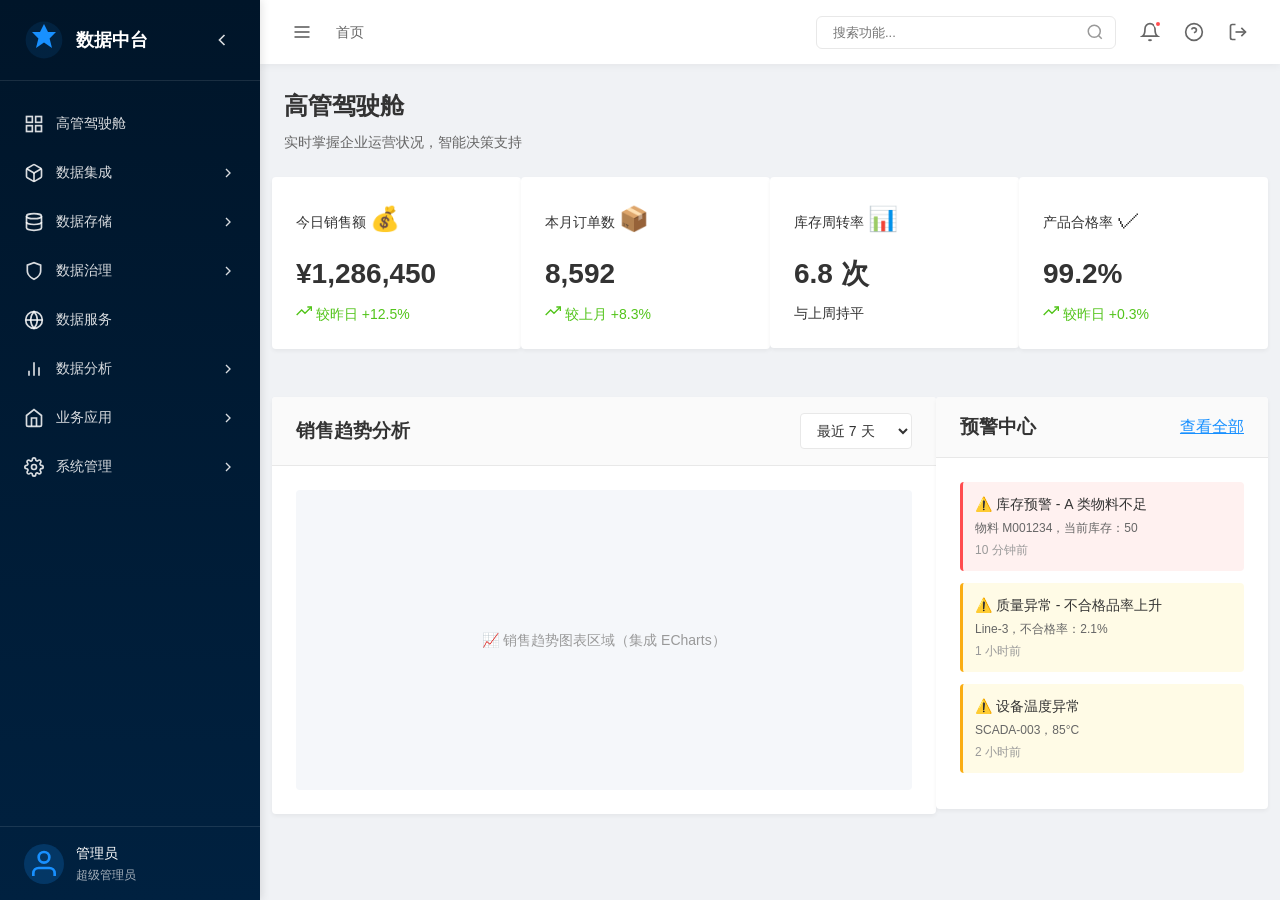
<file: index.html>
<!DOCTYPE html>
<html lang="zh-CN">
<head>
    <meta charset="UTF-8">
    <meta name="viewport" content="width=device-width, initial-scale=1.0">
    <title>数据中台管理系统</title>
    <link rel="stylesheet" href="css/common.css">
    <link rel="stylesheet" href="css/layout.css">
</head>
<body>
    <div class="layout-container">
        <!-- 侧边栏 -->
        <aside class="sidebar" id="sidebar">
            <div class="sidebar-header">
                <div class="logo">
                    <svg width="40" height="40" viewBox="0 0 50 50">
                        <circle cx="25" cy="25" r="23" fill="#1890ff" opacity="0.1"/>
                        <path d="M25 5 L30 15 L40 15 L32 23 L35 35 L25 28 L15 35 L18 23 L10 15 L20 15 Z" fill="#1890ff"/>
                    </svg>
                    <span class="logo-text">数据中台</span>
                </div>
                <button class="sidebar-toggle" id="sidebarToggle">
                    <svg width="20" height="20" viewBox="0 0 24 24" fill="none" stroke="currentColor" stroke-width="2">
                        <polyline points="15 18 9 12 15 6"></polyline>
                    </svg>
                </button>
            </div>
            
            <nav class="sidebar-nav" id="sidebarNav">
                <!-- 导航菜单将由 JavaScript 动态生成 -->
            </nav>
            
            <div class="sidebar-footer">
                <div class="user-info">
                    <div class="avatar">
                        <svg width="32" height="32" viewBox="0 0 24 24" fill="none" stroke="currentColor" stroke-width="2">
                            <path d="M20 21v-2a4 4 0 0 0-4-4H8a4 4 0 0 0-4 4v2"></path>
                            <circle cx="12" cy="7" r="4"></circle>
                        </svg>
                    </div>
                    <div class="user-details">
                        <div class="username" id="currentUsername">管理员</div>
                        <div class="role">超级管理员</div>
                    </div>
                </div>
            </div>
        </aside>
        
        <!-- 主内容区 -->
        <div class="main-wrapper">
            <!-- 顶部栏 -->
            <header class="topbar">
                <div class="topbar-left">
                    <button class="menu-btn" id="menuBtn">
                        <svg width="20" height="20" viewBox="0 0 24 24" fill="none" stroke="currentColor" stroke-width="2">
                            <line x1="3" y1="12" x2="21" y2="12"></line>
                            <line x1="3" y1="6" x2="21" y2="6"></line>
                            <line x1="3" y1="18" x2="21" y2="18"></line>
                        </svg>
                    </button>
                    <div class="breadcrumb" id="breadcrumb">
                        <span class="breadcrumb-item">首页</span>
                    </div>
                </div>
                
                <div class="topbar-right">
                    <div class="search-box">
                        <input type="text" placeholder="搜索功能...">
                        <svg width="18" height="18" viewBox="0 0 24 24" fill="none" stroke="currentColor" stroke-width="2">
                            <circle cx="11" cy="11" r="8"></circle>
                            <path d="m21 21-4.35-4.35"></path>
                        </svg>
                    </div>
                    
                    <div class="topbar-actions">
                        <button class="action-btn" title="消息通知">
                            <span class="badge-dot"></span>
                            <svg width="20" height="20" viewBox="0 0 24 24" fill="none" stroke="currentColor" stroke-width="2">
                                <path d="M18 8A6 6 0 0 0 6 8c0 7-3 9-3 9h18s-3-2-3-9"></path>
                                <path d="M13.73 21a2 2 0 0 1-3.46 0"></path>
                            </svg>
                        </button>
                        
                        <button class="action-btn" title="帮助">
                            <svg width="20" height="20" viewBox="0 0 24 24" fill="none" stroke="currentColor" stroke-width="2">
                                <circle cx="12" cy="12" r="10"></circle>
                                <path d="M9.09 9a3 3 0 0 1 5.83 1c0 2-3 3-3 3"></path>
                                <line x1="12" y1="17" x2="12.01" y2="17"></line>
                            </svg>
                        </button>
                        
                        <button class="action-btn logout-btn" id="logoutBtn" title="退出登录">
                            <svg width="20" height="20" viewBox="0 0 24 24" fill="none" stroke="currentColor" stroke-width="2">
                                <path d="M9 21H5a2 2 0 0 1-2-2V5a2 2 0 0 1 2-2h4"></path>
                                <polyline points="16 17 21 12 16 7"></polyline>
                                <line x1="21" y1="12" x2="9" y2="12"></line>
                            </svg>
                        </button>
                    </div>
                </div>
            </header>
            
            <!-- 内容区域 -->
            <main class="content" id="contentArea">
                <!-- 内容将由 JavaScript 动态加载 -->
            </main>
        </div>
    </div>
    
    <script src="js/menu-config.js"></script>
    <script src="js/layout.js"></script>
    <script src="js/pages.js"></script>
</body>
</html>
</file>
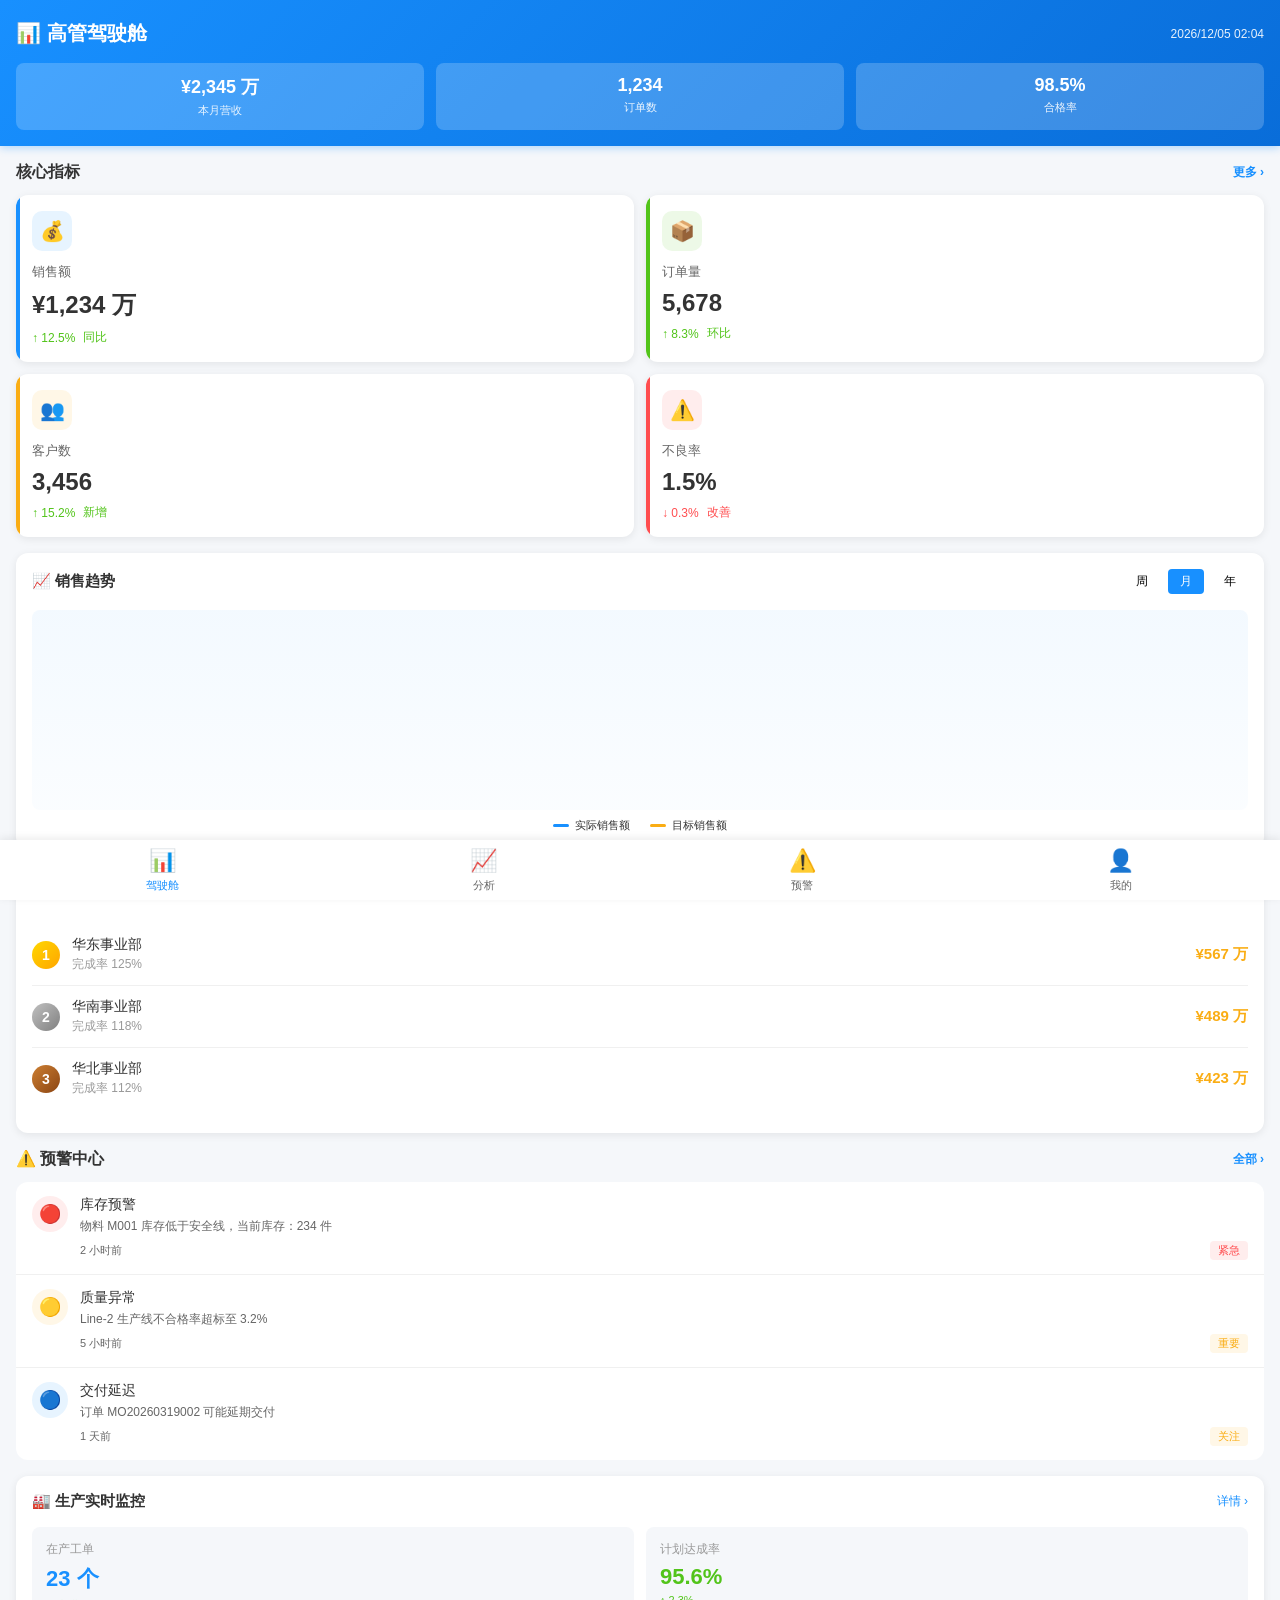
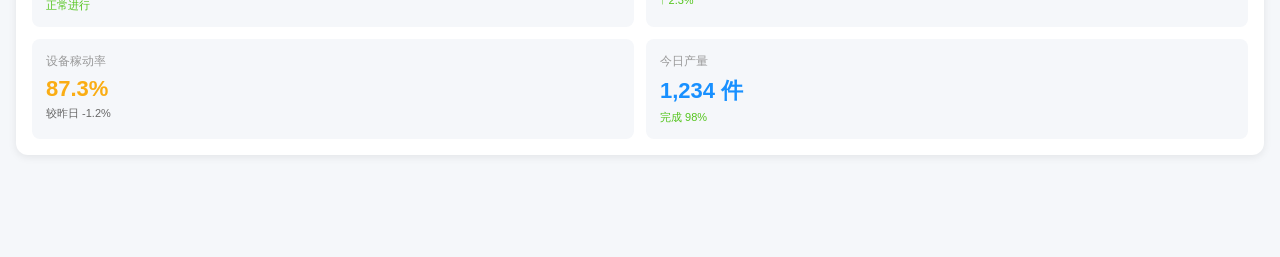
<file: dashboard-mobile.html>
<!DOCTYPE html>
<html lang="zh-CN">
<head>
    <meta charset="UTF-8">
    <meta name="viewport" content="width=device-width, initial-scale=1.0, maximum-scale=1.0, user-scalable=no">
    <title>高管驾驶舱 - 移动版</title>
    <style>
        * {
            margin: 0;
            padding: 0;
            box-sizing: border-box;
        }

        :root {
            --primary-color: #1890ff;
            --success-color: #52c41a;
            --warning-color: #faad14;
            --danger-color: #ff4d4f;
            --text-primary: #333;
            --text-secondary: #666;
            --bg-color: #f5f7fa;
            --card-bg: #ffffff;
            --border-radius: 12px;
        }

        body {
            font-family: -apple-system, BlinkMacSystemFont, 'Segoe UI', Roboto, 'Helvetica Neue', Arial, sans-serif;
            background: var(--bg-color);
            color: var(--text-primary);
            min-height: 100vh;
            padding-bottom: 70px;
        }

        /* 顶部导航栏 */
        .header {
            background: linear-gradient(135deg, #1890ff 0%, #096dd9 100%);
            color: white;
            padding: 20px 16px 16px;
            position: sticky;
            top: 0;
            z-index: 100;
            box-shadow: 0 2px 8px rgba(24, 144, 255, 0.3);
        }

        .header-top {
            display: flex;
            justify-content: space-between;
            align-items: center;
            margin-bottom: 16px;
        }

        .header-title {
            font-size: 20px;
            font-weight: 600;
        }

        .header-time {
            font-size: 12px;
            opacity: 0.9;
        }

        .header-stats {
            display: grid;
            grid-template-columns: repeat(3, 1fr);
            gap: 12px;
        }

        .mini-stat {
            background: rgba(255, 255, 255, 0.2);
            border-radius: 8px;
            padding: 12px;
            text-align: center;
        }

        .mini-stat-value {
            font-size: 18px;
            font-weight: 600;
            margin-bottom: 4px;
        }

        .mini-stat-label {
            font-size: 11px;
            opacity: 0.9;
        }

        /* 内容区域 */
        .content {
            padding: 16px;
        }

        /* KPI 卡片组 */
        .kpi-section {
            margin-bottom: 16px;
        }

        .section-title {
            font-size: 16px;
            font-weight: 600;
            margin-bottom: 12px;
            display: flex;
            align-items: center;
            justify-content: space-between;
        }

        .section-more {
            font-size: 12px;
            color: var(--primary-color);
        }

        .kpi-grid {
            display: grid;
            grid-template-columns: repeat(2, 1fr);
            gap: 12px;
        }

        .kpi-card {
            background: var(--card-bg);
            border-radius: var(--border-radius);
            padding: 16px;
            box-shadow: 0 2px 8px rgba(0, 0, 0, 0.08);
            position: relative;
            overflow: hidden;
        }

        .kpi-card::before {
            content: '';
            position: absolute;
            top: 0;
            left: 0;
            width: 4px;
            height: 100%;
            background: var(--card-border);
        }

        .kpi-card.blue::before { background: var(--primary-color); }
        .kpi-card.green::before { background: var(--success-color); }
        .kpi-card.orange::before { background: var(--warning-color); }
        .kpi-card.red::before { background: var(--danger-color); }

        .kpi-icon {
            width: 40px;
            height: 40px;
            border-radius: 10px;
            display: flex;
            align-items: center;
            justify-content: center;
            font-size: 20px;
            margin-bottom: 12px;
        }

        .kpi-card.blue .kpi-icon { background: rgba(24, 144, 255, 0.1); }
        .kpi-card.green .kpi-icon { background: rgba(82, 196, 26, 0.1); }
        .kpi-card.orange .kpi-icon { background: rgba(250, 173, 20, 0.1); }
        .kpi-card.red .kpi-icon { background: rgba(255, 77, 79, 0.1); }

        .kpi-label {
            font-size: 13px;
            color: var(--text-secondary);
            margin-bottom: 8px;
        }

        .kpi-value {
            font-size: 24px;
            font-weight: 700;
            margin-bottom: 8px;
        }

        .kpi-trend {
            display: flex;
            align-items: center;
            font-size: 12px;
            gap: 8px;
        }

        .trend-up { color: var(--success-color); }
        .trend-down { color: var(--danger-color); }

        /* 图表卡片 */
        .chart-card {
            background: var(--card-bg);
            border-radius: var(--border-radius);
            padding: 16px;
            margin-bottom: 16px;
            box-shadow: 0 2px 8px rgba(0, 0, 0, 0.08);
        }

        .chart-header {
            display: flex;
            justify-content: space-between;
            align-items: center;
            margin-bottom: 16px;
        }

        .chart-title {
            font-size: 15px;
            font-weight: 600;
        }

        .chart-period {
            display: flex;
            gap: 8px;
        }

        .period-btn {
            padding: 4px 12px;
            border-radius: 4px;
            font-size: 12px;
            border: 1px solid var(--border-color);
            background: white;
        }

        .period-btn.active {
            background: var(--primary-color);
            color: white;
            border-color: var(--primary-color);
        }

        .chart-placeholder {
            height: 200px;
            background: linear-gradient(180deg, rgba(24, 144, 255, 0.05) 0%, rgba(24, 144, 255, 0.02) 100%);
            border-radius: 8px;
            display: flex;
            align-items: center;
            justify-content: center;
            color: var(--text-secondary);
            font-size: 13px;
        }
        
        #salesChart {
            width: 100%;
            height: 200px;
            position: relative;
            background: linear-gradient(180deg, rgba(24, 144, 255, 0.05) 0%, rgba(24, 144, 255, 0.02) 100%);
            border-radius: 8px;
            overflow: hidden;
        }
        
        /* 图表网格线 */
        .chart-grid {
            position: absolute;
            left: 40px;
            right: 10px;
            top: 20px;
            bottom: 30px;
        }
        
        .grid-line {
            position: absolute;
            width: 100%;
            height: 1px;
            background: #e8e8e8;
            border-top: 1px dashed #d9d9d9;
        }
        
        /* Y 轴标签 */
        .y-axis-label {
            position: absolute;
            left: 5px;
            font-size: 10px;
            color: #999;
            transform: translateY(-50%);
        }
        
        /* X 轴标签 */
        .x-axis-label {
            position: absolute;
            bottom: 5px;
            font-size: 9px;
            color: #666;
            transform: translateX(-50%);
            white-space: nowrap;
        }
        
        /* 折线路径 */
        .line-path {
            fill: none;
            stroke-width: 2;
            stroke-linecap: round;
            stroke-linejoin: round;
        }
        
        .line-actual {
            stroke: #1890ff;
            stroke-width: 3;
        }
        
        .line-target {
            stroke: #faad14;
            stroke-width: 2;
            stroke-dasharray: 4,3;
        }
        
        /* 面积填充 */
        .area-fill {
            fill: url(#areaGradient);
            opacity: 0.6;
        }
        
        /* 数据点 */
        .data-point {
            fill: #1890ff;
            stroke: #fff;
            stroke-width: 2;
            cursor: pointer;
        }
        
        .data-point:hover {
            r: 6;
        }
        
        /* 图例 */
        .legend {
            display: flex;
            justify-content: center;
            gap: 20px;
            margin-top: 8px;
            font-size: 11px;
        }
        
        .legend-item {
            display: flex;
            align-items: center;
            gap: 6px;
        }
        
        .legend-icon {
            width: 16px;
            height: 3px;
            border-radius: 2px;
        }
        
        .legend-icon.actual {
            background: #1890ff;
        }
        
        .legend-icon.target {
            background: #faad14;
            border-top: 2px dashed #faad14;
        }

        /* 预警中心 */
        .alert-section {
            margin-bottom: 16px;
        }

        .alert-list {
            background: var(--card-bg);
            border-radius: var(--border-radius);
            overflow: hidden;
        }

        .alert-item {
            padding: 14px 16px;
            border-bottom: 1px solid #f0f0f0;
            display: flex;
            gap: 12px;
        }

        .alert-item:last-child {
            border-bottom: none;
        }

        .alert-icon {
            width: 36px;
            height: 36px;
            border-radius: 50%;
            display: flex;
            align-items: center;
            justify-content: center;
            flex-shrink: 0;
            font-size: 18px;
        }

        .alert-high { background: rgba(255, 77, 79, 0.1); }
        .alert-medium { background: rgba(250, 173, 20, 0.1); }
        .alert-low { background: rgba(24, 144, 255, 0.1); }

        .alert-content {
            flex: 1;
        }

        .alert-title {
            font-size: 14px;
            font-weight: 500;
            margin-bottom: 4px;
        }

        .alert-desc {
            font-size: 12px;
            color: var(--text-secondary);
            margin-bottom: 6px;
        }

        .alert-meta {
            display: flex;
            justify-content: space-between;
            align-items: center;
            font-size: 11px;
            color: var(--text-secondary);
        }

        .alert-tag {
            padding: 2px 8px;
            border-radius: 4px;
            font-size: 11px;
        }

        .tag-high { background: rgba(255, 77, 79, 0.1); color: var(--danger-color); }
        .tag-medium { background: rgba(250, 173, 20, 0.1); color: var(--warning-color); }

        /* 底部导航栏 */
        .tab-bar {
            position: fixed;
            bottom: 0;
            left: 0;
            right: 0;
            height: 60px;
            background: white;
            display: flex;
            justify-content: space-around;
            align-items: center;
            box-shadow: 0 -2px 8px rgba(0, 0, 0, 0.08);
            z-index: 100;
        }

        .tab-item {
            display: flex;
            flex-direction: column;
            align-items: center;
            gap: 4px;
            color: var(--text-secondary);
            font-size: 11px;
            padding: 8px 16px;
            cursor: pointer;
            transition: all 0.3s;
        }

        .tab-item.active {
            color: var(--primary-color);
        }

        .tab-icon {
            font-size: 22px;
        }

        /* 下拉刷新 */
        .pull-refresh {
            text-align: center;
            padding: 16px;
            color: var(--text-secondary);
            font-size: 13px;
        }

        /* 动画 */
        @keyframes slideUp {
            from {
                opacity: 0;
                transform: translateY(20px);
            }
            to {
                opacity: 1;
                transform: translateY(0);
            }
        }

        .animate-up {
            animation: slideUp 0.4s ease-out;
        }

        /* 响应式优化 */
        @media (max-width: 375px) {
            .kpi-value {
                font-size: 20px;
            }
            
            .mini-stat-value {
                font-size: 16px;
            }
        }
    </style>
</head>
<body>
    <!-- 顶部导航 -->
    <header class="header">
        <div class="header-top">
            <div class="header-title">📊 高管驾驶舱</div>
            <div class="header-time" id="currentTime">2026-03-19 14:30</div>
        </div>
        
        <div class="header-stats">
            <div class="mini-stat">
                <div class="mini-stat-value">¥2,345 万</div>
                <div class="mini-stat-label">本月营收</div>
            </div>
            <div class="mini-stat">
                <div class="mini-stat-value">1,234</div>
                <div class="mini-stat-label">订单数</div>
            </div>
            <div class="mini-stat">
                <div class="mini-stat-value">98.5%</div>
                <div class="mini-stat-label">合格率</div>
            </div>
        </div>
    </header>

    <!-- 主内容区 -->
    <main class="content">
        <!-- KPI 指标 -->
        <section class="kpi-section animate-up">
            <div class="section-title">
                <span>核心指标</span>
                <span class="section-more">更多 ›</span>
            </div>
            
            <div class="kpi-grid">
                <div class="kpi-card blue">
                    <div class="kpi-icon">💰</div>
                    <div class="kpi-label">销售额</div>
                    <div class="kpi-value">¥1,234 万</div>
                    <div class="kpi-trend trend-up">
                        <span>↑ 12.5%</span>
                        <span>同比</span>
                    </div>
                </div>
                
                <div class="kpi-card green">
                    <div class="kpi-icon">📦</div>
                    <div class="kpi-label">订单量</div>
                    <div class="kpi-value">5,678</div>
                    <div class="kpi-trend trend-up">
                        <span>↑ 8.3%</span>
                        <span>环比</span>
                    </div>
                </div>
                
                <div class="kpi-card orange">
                    <div class="kpi-icon">👥</div>
                    <div class="kpi-label">客户数</div>
                    <div class="kpi-value">3,456</div>
                    <div class="kpi-trend trend-up">
                        <span>↑ 15.2%</span>
                        <span>新增</span>
                    </div>
                </div>
                
                <div class="kpi-card red">
                    <div class="kpi-icon">⚠️</div>
                    <div class="kpi-label">不良率</div>
                    <div class="kpi-value">1.5%</div>
                    <div class="kpi-trend trend-down">
                        <span>↓ 0.3%</span>
                        <span>改善</span>
                    </div>
                </div>
            </div>
        </section>

        <!-- 销售趋势图 -->
        <section class="chart-card animate-up" style="animation-delay: 0.1s;">
            <div class="chart-header">
                <div class="chart-title">📈 销售趋势</div>
                <div class="chart-period">
                    <button class="period-btn" onclick="updatePeriod('week')">周</button>
                    <button class="period-btn active" onclick="updatePeriod('month')">月</button>
                    <button class="period-btn" onclick="updatePeriod('year')">年</button>
                </div>
            </div>
            <div id="salesChart">
                <!-- SVG 图表将在这里动态生成 -->
            </div>
            <div class="legend">
                <div class="legend-item">
                    <div class="legend-icon actual"></div>
                    <span>实际销售额</span>
                </div>
                <div class="legend-item">
                    <div class="legend-icon target"></div>
                    <span>目标销售额</span>
                </div>
            </div>
        </section>

        <!-- 部门业绩排行 -->
        <section class="chart-card animate-up" style="animation-delay: 0.2s;">
            <div class="chart-header">
                <div class="chart-title">🏆 部门业绩排行</div>
                <span class="section-more">详情 ›</span>
            </div>
            <div style="padding: 8px 0;">
                <div style="display: flex; align-items: center; padding: 12px 0; border-bottom: 1px solid #f0f0f0;">
                    <div style="width: 28px; height: 28px; background: linear-gradient(135deg, #FFD700, #FFA500); border-radius: 50%; color: white; display: flex; align-items: center; justify-content: center; font-weight: 600; margin-right: 12px; font-size: 14px;">1</div>
                    <div style="flex: 1;">
                        <div style="font-weight: 500; font-size: 14px;">华东事业部</div>
                        <div style="font-size: 12px; color: #999; margin-top: 2px;">完成率 125%</div>
                    </div>
                    <div style="font-weight: 600; color: #faad14; font-size: 15px;">¥567 万</div>
                </div>
                <div style="display: flex; align-items: center; padding: 12px 0; border-bottom: 1px solid #f0f0f0;">
                    <div style="width: 28px; height: 28px; background: linear-gradient(135deg, #C0C0C0, #808080); border-radius: 50%; color: white; display: flex; align-items: center; justify-content: center; font-weight: 600; margin-right: 12px; font-size: 14px;">2</div>
                    <div style="flex: 1;">
                        <div style="font-weight: 500; font-size: 14px;">华南事业部</div>
                        <div style="font-size: 12px; color: #999; margin-top: 2px;">完成率 118%</div>
                    </div>
                    <div style="font-weight: 600; color: #faad14; font-size: 15px;">¥489 万</div>
                </div>
                <div style="display: flex; align-items: center; padding: 12px 0;">
                    <div style="width: 28px; height: 28px; background: linear-gradient(135deg, #CD7F32, #8B4513); border-radius: 50%; color: white; display: flex; align-items: center; justify-content: center; font-weight: 600; margin-right: 12px; font-size: 14px;">3</div>
                    <div style="flex: 1;">
                        <div style="font-weight: 500; font-size: 14px;">华北事业部</div>
                        <div style="font-size: 12px; color: #999; margin-top: 2px;">完成率 112%</div>
                    </div>
                    <div style="font-weight: 600; color: #faad14; font-size: 15px;">¥423 万</div>
                </div>
            </div>
        </section>

        <!-- 预警中心 -->
        <section class="alert-section animate-up" style="animation-delay: 0.3s;">
            <div class="section-title">
                <span>⚠️ 预警中心</span>
                <span class="section-more">全部 ›</span>
            </div>
            
            <div class="alert-list">
                <div class="alert-item">
                    <div class="alert-icon alert-high">🔴</div>
                    <div class="alert-content">
                        <div class="alert-title">库存预警</div>
                        <div class="alert-desc">物料 M001 库存低于安全线，当前库存：234 件</div>
                        <div class="alert-meta">
                            <span>2 小时前</span>
                            <span class="alert-tag tag-high">紧急</span>
                        </div>
                    </div>
                </div>
                
                <div class="alert-item">
                    <div class="alert-icon alert-medium">🟡</div>
                    <div class="alert-content">
                        <div class="alert-title">质量异常</div>
                        <div class="alert-desc">Line-2 生产线不合格率超标至 3.2%</div>
                        <div class="alert-meta">
                            <span>5 小时前</span>
                            <span class="alert-tag tag-medium">重要</span>
                        </div>
                    </div>
                </div>
                
                <div class="alert-item">
                    <div class="alert-icon alert-low">🔵</div>
                    <div class="alert-content">
                        <div class="alert-title">交付延迟</div>
                        <div class="alert-desc">订单 MO20260319002 可能延期交付</div>
                        <div class="alert-meta">
                            <span>1 天前</span>
                            <span class="alert-tag tag-medium">关注</span>
                        </div>
                    </div>
                </div>
            </div>
        </section>

        <!-- 生产监控 -->
        <section class="chart-card animate-up" style="animation-delay: 0.4s;">
            <div class="chart-header">
                <div class="chart-title">🏭 生产实时监控</div>
                <span class="section-more">详情 ›</span>
            </div>
            <div style="display: grid; grid-template-columns: repeat(2, 1fr); gap: 12px;">
                <div style="padding: 14px; background: #f5f7fa; border-radius: 8px;">
                    <div style="font-size: 12px; color: #999; margin-bottom: 6px;">在产工单</div>
                    <div style="font-size: 22px; font-weight: 600; color: var(--primary-color);">23 个</div>
                    <div style="font-size: 11px; color: var(--success-color); margin-top: 4px;">正常进行</div>
                </div>
                <div style="padding: 14px; background: #f5f7fa; border-radius: 8px;">
                    <div style="font-size: 12px; color: #999; margin-bottom: 6px;">计划达成率</div>
                    <div style="font-size: 22px; font-weight: 600; color: var(--success-color);">95.6%</div>
                    <div style="font-size: 11px; color: var(--success-color); margin-top: 4px;">↑ 2.3%</div>
                </div>
                <div style="padding: 14px; background: #f5f7fa; border-radius: 8px;">
                    <div style="font-size: 12px; color: #999; margin-bottom: 6px;">设备稼动率</div>
                    <div style="font-size: 22px; font-weight: 600; color: var(--warning-color);">87.3%</div>
                    <div style="font-size: 11px; color: var(--text-secondary); margin-top: 4px;">较昨日 -1.2%</div>
                </div>
                <div style="padding: 14px; background: #f5f7fa; border-radius: 8px;">
                    <div style="font-size: 12px; color: #999; margin-bottom: 6px;">今日产量</div>
                    <div style="font-size: 22px; font-weight: 600; color: var(--primary-color);">1,234 件</div>
                    <div style="font-size: 11px; color: var(--success-color); margin-top: 4px;">完成 98%</div>
                </div>
            </div>
        </section>
    </main>

    <!-- 底部导航栏 -->
    <nav class="tab-bar">
        <div class="tab-item active">
            <div class="tab-icon">📊</div>
            <div>驾驶舱</div>
        </div>
        <div class="tab-item">
            <div class="tab-icon">📈</div>
            <div>分析</div>
        </div>
        <div class="tab-item">
            <div class="tab-icon">⚠️</div>
            <div>预警</div>
        </div>
        <div class="tab-item">
            <div class="tab-icon">👤</div>
            <div>我的</div>
        </div>
    </nav>

    <script>
        // 更新时间
        function updateTime() {
            const now = new Date();
            const timeStr = now.toLocaleString('zh-CN', {
                year: 'numeric',
                month: '2-digit',
                day: '2-digit',
                hour: '2-digit',
                minute: '2-digit'
            });
            document.getElementById('currentTime').textContent = timeStr;
        }
        
        updateTime();
        setInterval(updateTime, 60000); // 每分钟更新
        
        // 模拟下拉刷新
        let startY = 0;
        let isPulling = false;
        
        document.addEventListener('touchstart', (e) => {
            if (window.scrollY === 0) {
                startY = e.touches[0].pageY;
                isPulling = true;
            }
        });
        
        document.addEventListener('touchmove', (e) => {
            if (isPulling) {
                const currentY = e.touches[0].pageY;
                const diff = currentY - startY;
                if (diff > 80) {
                    console.log('触发刷新');
                    isPulling = false;
                    // 这里可以添加刷新逻辑
                }
            }
        });
        
        // Tab 切换
        const tabItems = document.querySelectorAll('.tab-item');
        tabItems.forEach((item, index) => {
            item.addEventListener('click', () => {
                tabItems.forEach(t => t.classList.remove('active'));
                item.classList.add('active');
            });
        });
        
        // 周期切换
        const periodBtns = document.querySelectorAll('.period-btn');
        periodBtns.forEach(btn => {
            btn.addEventListener('click', () => {
                periodBtns.forEach(b => b.classList.remove('active'));
                btn.classList.add('active');
            });
        });
        
        // 生成 SVG 折线图
        function createChart(data, period) {
            const chartContainer = document.getElementById('salesChart');
            const width = chartContainer.clientWidth || 340;
            const height = 200;
            const padding = { top: 20, right: 10, bottom: 30, left: 40 };
            const chartWidth = width - padding.left - padding.right;
            const chartHeight = height - padding.top - padding.bottom;
            
            // 计算最大值和最小值
            const allValues = [...data.sales, ...data.target];
            const maxValue = Math.max(...allValues);
            const minValue = Math.min(...allValues);
            const valueRange = maxValue - minValue;
            
            // Y 轴刻度（5 个）
            const ySteps = 5;
            const yStepValue = Math.ceil(valueRange / ySteps);
            const yLabels = [];
            for (let i = 0; i <= ySteps; i++) {
                yLabels.push(Math.round(minValue + yStepValue * i));
            }
            
            // 生成网格线
            let gridLines = '';
            yLabels.forEach((label, index) => {
                const y = padding.top + chartHeight - (index / ySteps) * chartHeight;
                gridLines += `<div class="grid-line" style="top: ${y}px;"></div>`;
                gridLines += `<div class="y-axis-label" style="top: ${y}px;">${label}</div>`;
            });
            
            // 生成 X 轴标签
            let xLabels = '';
            const xStep = chartWidth / (data.categories.length - 1);
            data.categories.forEach((cat, index) => {
                const x = padding.left + index * xStep;
                const displayLabel = period === 'week' ? cat.replace('周', '') : 
                                   period === 'month' ? cat.replace('月', '') : cat;
                xLabels += `<div class="x-axis-label" style="left: ${x}px;">${displayLabel}</div>`;
            });
            
            // 生成实际销售线路径
            let actualPath = `M ${padding.left} ${padding.top + chartHeight}`;
            let areaPath = `M ${padding.left} ${padding.top + chartHeight}`;
            const actualPoints = [];
            
            data.sales.forEach((value, index) => {
                const x = padding.left + (index / (data.categories.length - 1)) * chartWidth;
                const y = padding.top + chartHeight - ((value - minValue) / valueRange) * chartHeight;
                actualPath += ` L ${x} ${y}`;
                areaPath += ` L ${x} ${y}`;
                actualPoints.push({ x, y, value });
            });
            areaPath += ` L ${padding.left + chartWidth} ${padding.top + chartHeight} Z`;
            
            // 生成目标销售线路路径
            let targetPath = `M ${padding.left} ${padding.top + chartHeight}`;
            data.target.forEach((value, index) => {
                const x = padding.left + (index / (data.categories.length - 1)) * chartWidth;
                const y = padding.top + chartHeight - ((value - minValue) / valueRange) * chartHeight;
                targetPath += ` L ${x} ${y}`;
            });
            
            // 生成数据点
            let dataPoints = '';
            actualPoints.forEach((point, index) => {
                dataPoints += `<circle class="data-point" cx="${point.x}" cy="${point.y}" r="4" 
                    onmouseover="showTooltip(event, '${data.categories[index]}', ${point.value})"
                    onmouseout="hideTooltip()"/>`;
            });
            
            // 组装 SVG
            const svg = `
                <svg width="${width}" height="${height}" style="position: absolute; left: 0; top: 0;">
                    <defs>
                        <linearGradient id="areaGradient" x1="0%" y1="0%" x2="0%" y2="100%">
                            <stop offset="0%" style="stop-color:#1890ff;stop-opacity:0.3" />
                            <stop offset="100%" style="stop-color:#1890ff;stop-opacity:0.05" />
                        </linearGradient>
                    </defs>
                    <path class="line-path line-target" d="${targetPath}"/>
                    <path class="area-fill" d="${areaPath}"/>
                    <path class="line-path line-actual" d="${actualPath}"/>
                    ${dataPoints}
                </svg>
            `;
            
            // 提示框
            const tooltip = `
                <div id="chartTooltip" style="position: absolute; background: white; border: 1px solid #e0e0e0; 
                    border-radius: 6px; padding: 8px 12px; font-size: 12px; box-shadow: 0 2px 8px rgba(0,0,0,0.15); 
                    pointer-events: none; display: none; z-index: 1000;">
                </div>
            `;
            
            chartContainer.innerHTML = gridLines + xLabels + svg + tooltip;
        }
        
        // 显示提示框
        function showTooltip(event, category, value) {
            const tooltip = document.getElementById('chartTooltip');
            const rect = event.target.getBoundingClientRect();
            const containerRect = document.getElementById('salesChart').getBoundingClientRect();
            
            // 查找对应的目标值
            const currentIndex = monthData.categories.indexOf(category);
            const targetValue = currentData.target[currentIndex];
            const completionRate = ((value / targetValue) * 100).toFixed(1);
            const isAchieved = value >= targetValue;
            
            tooltip.innerHTML = `
                <div style="font-weight: 600; margin-bottom: 6px; color: #333;">${category}</div>
                <div style="margin-bottom: 4px;"><span style="color: #1890ff;">●</span> 实际：¥${value}万</div>
                <div style="margin-bottom: 6px;"><span style="color: #faad14;">●</span> 目标：¥${targetValue}万</div>
                <div style="padding-top: 6px; border-top: 1px solid #f0f0f0; font-size: 11px;">
                    完成率：<span style="color: ${isAchieved ? '#52c41a' : '#faad14'}; font-weight: 600;">${completionRate}%</span>
                </div>
            `;
            
            tooltip.style.display = 'block';
            tooltip.style.left = (rect.left - containerRect.left + 10) + 'px';
            tooltip.style.top = (rect.top - containerRect.top - 10) + 'px';
        }
        
        // 隐藏提示框
        function hideTooltip() {
            const tooltip = document.getElementById('chartTooltip');
            if (tooltip) {
                tooltip.style.display = 'none';
            }
        }
        
        // 当前数据
        let currentData = monthData;
        
        // 更新周期函数
        function updatePeriod(period) {
            // 更新按钮状态
            periodBtns.forEach(btn => btn.classList.remove('active'));
            event.target.classList.add('active');
            
            if (period === 'week') {
                currentData = weekData;
            } else if (period === 'month') {
                currentData = monthData;
            } else if (period === 'year') {
                currentData = yearData;
            }
            
            createChart(currentData, period);
        }
        
        // 初始化图表
        setTimeout(() => {
            createChart(monthData, 'month');
        }, 100);
        
        // 窗口大小改变时重新渲染图表
        window.addEventListener('resize', function() {
            setTimeout(() => {
                createChart(currentData, 
                    document.querySelector('.period-btn.active').onclick.toString().match(/'\w+'/)[0].replace(/'/g, ''));
            }, 100);
        });
    </script>
</body>
</html>
</file>
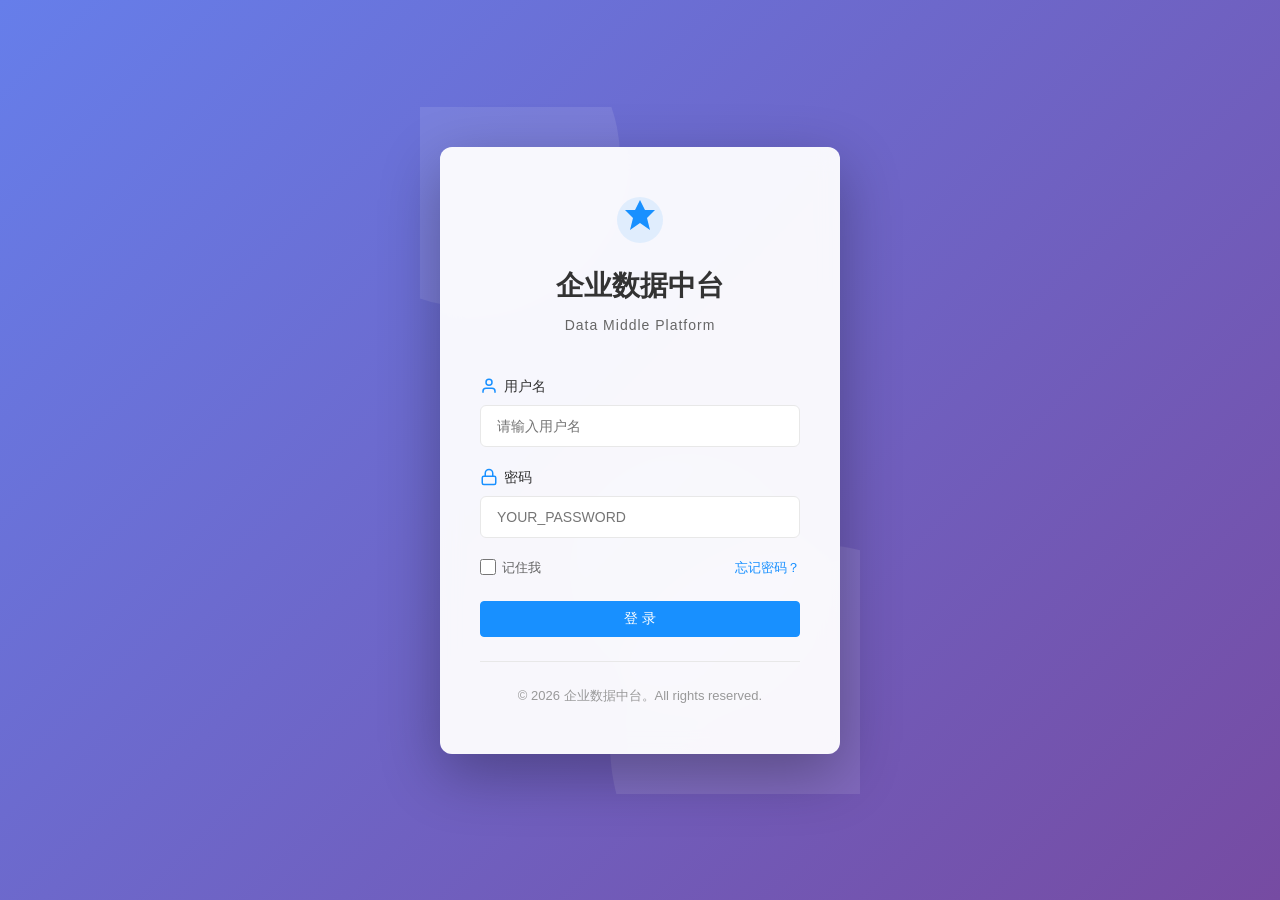
<file: login.html>
<!DOCTYPE html>
<html lang="zh-CN">
<head>
    <meta charset="UTF-8">
    <meta name="viewport" content="width=device-width, initial-scale=1.0">
    <title>数据中台 - 登录</title>
    <link rel="stylesheet" href="css/common.css">
    <link rel="stylesheet" href="css/login.css">
</head>
<body class="login-page">
    <div class="login-container">
        <div class="login-box">
            <div class="login-header">
                <div class="logo">
                    <svg width="50" height="50" viewBox="0 0 50 50">
                        <circle cx="25" cy="25" r="23" fill="#1890ff" opacity="0.1"/>
                        <path d="M25 5 L30 15 L40 15 L32 23 L35 35 L25 28 L15 35 L18 23 L10 15 L20 15 Z" fill="#1890ff"/>
                    </svg>
                </div>
                <h1 class="login-title">企业数据中台</h1>
                <p class="login-subtitle">Data Middle Platform</p>
            </div>
            
            <form class="login-form" id="loginForm">
                <div class="form-group">
                    <label for="username">
                        <svg class="icon" width="18" height="18" viewBox="0 0 24 24" fill="none" stroke="currentColor" stroke-width="2">
                            <path d="M20 21v-2a4 4 0 0 0-4-4H8a4 4 0 0 0-4 4v2"></path>
                            <circle cx="12" cy="7" r="4"></circle>
                        </svg>
                        用户名
                    </label>
                    <input type="text" id="username" name="username" placeholder="请输入用户名" required autocomplete="off">
                </div>
                
                <div class="form-group">
                    <label for="password">
                        <svg class="icon" width="18" height="18" viewBox="0 0 24 24" fill="none" stroke="currentColor" stroke-width="2">
                            <rect x="3" y="11" width="18" height="11" rx="2" ry="2"></rect>
                            <path d="M7 11V7a5 5 0 0 1 10 0v4"></path>
                        </svg>
                        密码
                    </label>
                    <input type="password" id="YOUR_PASSWORD" name="password" placeholder="YOUR_PASSWORD" required>
                </div>
                
                <div class="form-options">
                    <label class="checkbox-label">
                        <input type="checkbox" id="remember">
                        <span>记住我</span>
                    </label>
                    <a href="#" class="forgot-link">忘记密码？</a>
                </div>
                
                <button type="submit" class="btn btn-primary btn-block">
                    <span>登 录</span>
                </button>
            </form>
            
            <div class="login-footer">
                <p>&copy; 2026 企业数据中台。All rights reserved.</p>
            </div>
        </div>
        
        <div class="login-background">
            <div class="bg-circle bg-circle-1"></div>
            <div class="bg-circle bg-circle-2"></div>
            <div class="bg-circle bg-circle-3"></div>
        </div>
    </div>
    
    <script src="js/login.js"></script>
</body>
</html>
</file>
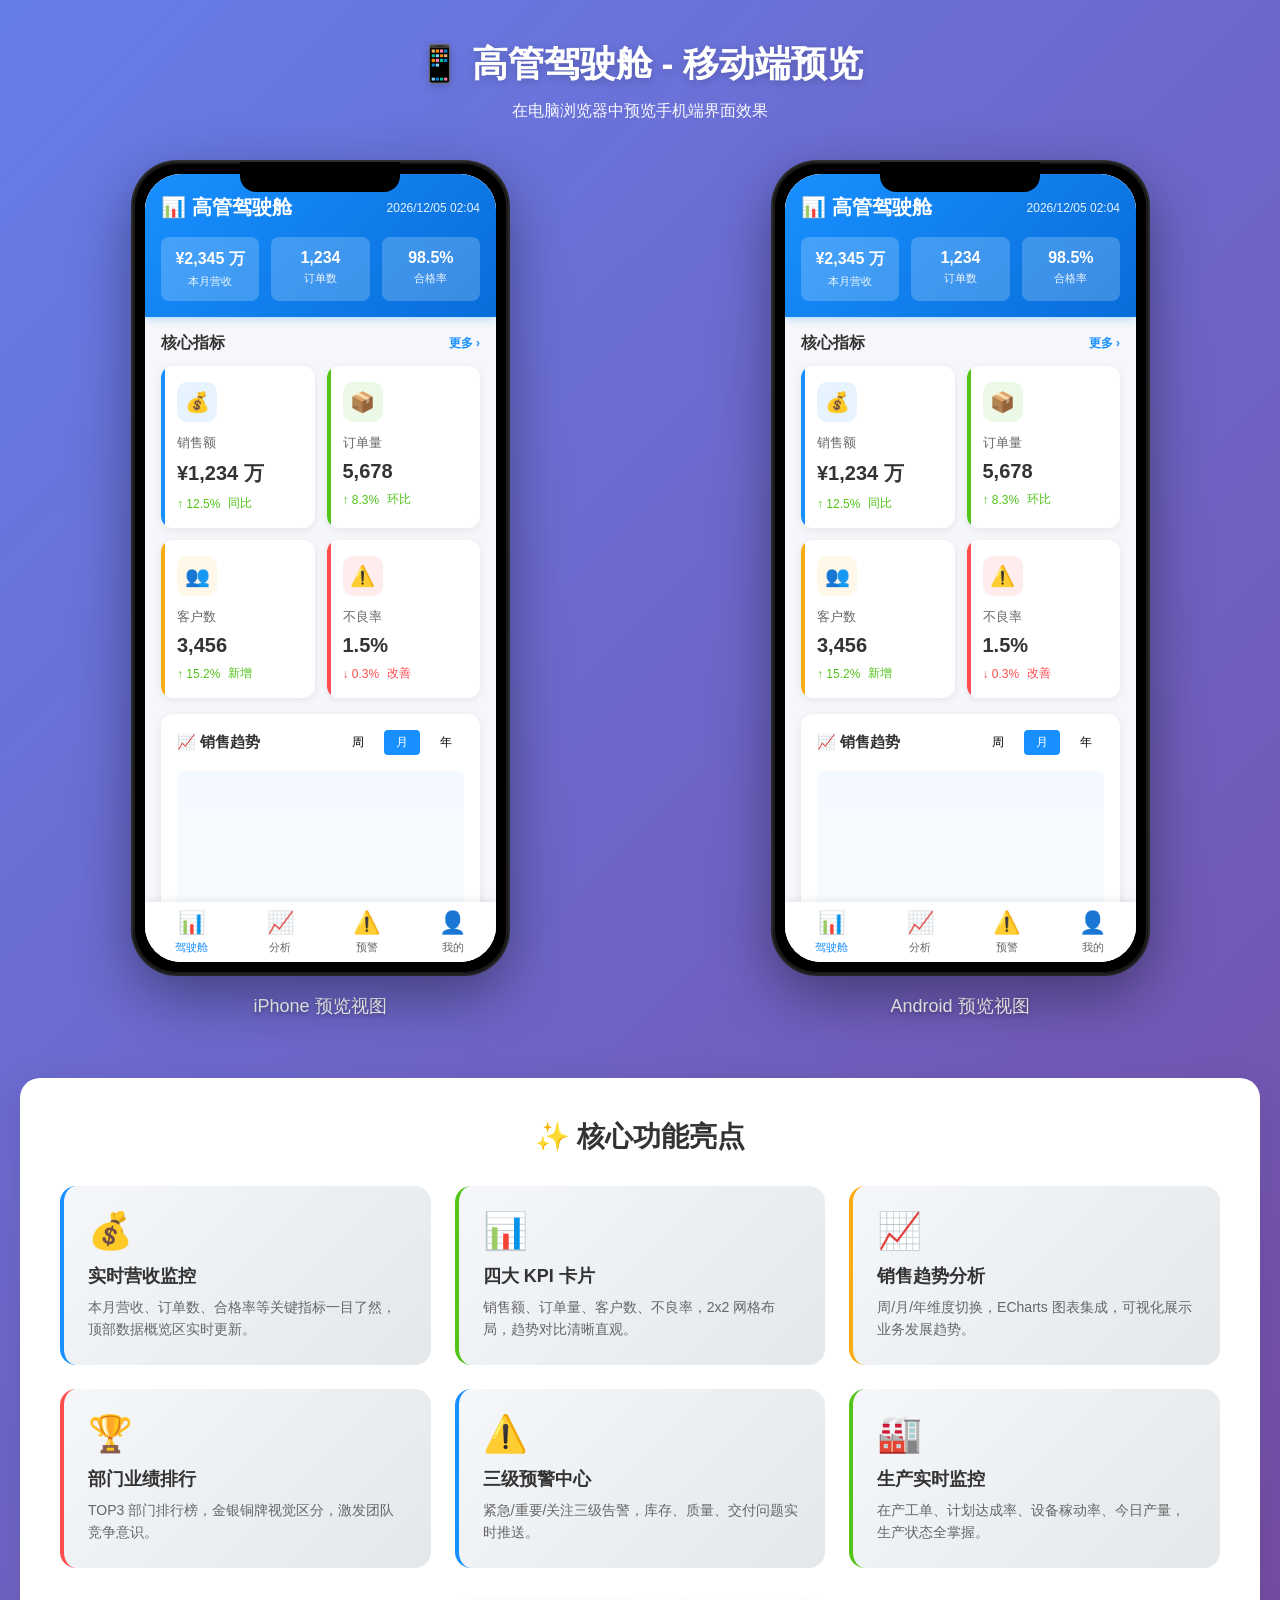
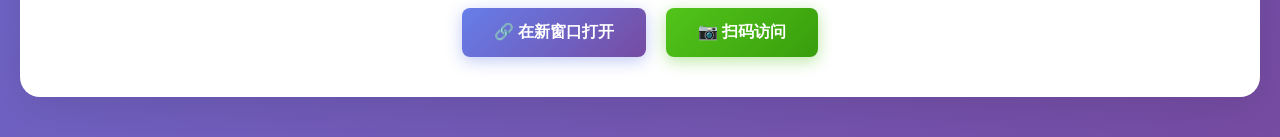
<file: mobile-preview - 副本.html>
<!DOCTYPE html>
<html lang="zh-CN">
<head>
    <meta charset="UTF-8">
    <meta name="viewport" content="width=device-width, initial-scale=1.0">
    <title>高管驾驶舱 - 移动端预览</title>
    <style>
        * {
            margin: 0;
            padding: 0;
            box-sizing: border-box;
        }

        body {
            font-family: -apple-system, BlinkMacSystemFont, 'Segoe UI', Roboto, sans-serif;
            background: linear-gradient(135deg, #667eea 0%, #764ba2 100%);
            min-height: 100vh;
            padding: 40px 20px;
        }

        .container {
            max-width: 1400px;
            margin: 0 auto;
        }

        .header {
            text-align: center;
            color: white;
            margin-bottom: 40px;
        }

        .header h1 {
            font-size: 36px;
            margin-bottom: 12px;
            text-shadow: 0 2px 8px rgba(0,0,0,0.2);
        }

        .header p {
            font-size: 16px;
            opacity: 0.95;
        }

        .preview-grid {
            display: grid;
            grid-template-columns: repeat(auto-fit, minmax(375px, 1fr));
            gap: 40px;
            justify-items: center;
        }

        .phone-frame {
            width: 375px;
            height: 812px;
            background: #000;
            border-radius: 44px;
            padding: 12px;
            box-shadow: 
                0 20px 60px rgba(0,0,0,0.4),
                0 0 0 2px #333,
                inset 0 0 0 2px #1a1a1a;
            position: relative;
        }

        .phone-notch {
            position: absolute;
            top: 0;
            left: 50%;
            transform: translateX(-50%);
            width: 160px;
            height: 30px;
            background: #000;
            border-bottom-left-radius: 16px;
            border-bottom-right-radius: 16px;
            z-index: 1000;
        }

        .phone-screen {
            width: 100%;
            height: 100%;
            background: #f5f7fa;
            border-radius: 36px;
            overflow: hidden;
            position: relative;
        }

        .phone-screen iframe {
            width: 100%;
            height: 100%;
            border: none;
        }

        .phone-label {
            text-align: center;
            color: white;
            margin-top: 20px;
            font-size: 18px;
            font-weight: 500;
            text-shadow: 0 2px 4px rgba(0,0,0,0.3);
        }

        .features {
            margin-top: 60px;
            background: white;
            border-radius: 20px;
            padding: 40px;
            box-shadow: 0 10px 40px rgba(0,0,0,0.1);
        }

        .features h2 {
            font-size: 28px;
            margin-bottom: 30px;
            color: #333;
            text-align: center;
        }

        .feature-grid {
            display: grid;
            grid-template-columns: repeat(auto-fit, minmax(280px, 1fr));
            gap: 24px;
        }

        .feature-item {
            padding: 24px;
            background: linear-gradient(135deg, #f5f7fa 0%, #e4e8eb 100%);
            border-radius: 16px;
            border-left: 4px solid var(--primary-color, #1890ff);
        }

        .feature-icon {
            font-size: 36px;
            margin-bottom: 12px;
        }

        .feature-title {
            font-size: 18px;
            font-weight: 600;
            margin-bottom: 8px;
            color: #333;
        }

        .feature-desc {
            font-size: 14px;
            color: #666;
            line-height: 1.6;
        }

        .action-buttons {
            margin-top: 40px;
            display: flex;
            gap: 20px;
            justify-content: center;
            flex-wrap: wrap;
        }

        .btn {
            padding: 14px 32px;
            border-radius: 8px;
            font-size: 16px;
            font-weight: 600;
            cursor: pointer;
            transition: all 0.3s;
            border: none;
            display: inline-flex;
            align-items: center;
            gap: 8px;
        }

        .btn-primary {
            background: linear-gradient(135deg, #667eea 0%, #764ba2 100%);
            color: white;
            box-shadow: 0 4px 16px rgba(102, 126, 234, 0.4);
        }

        .btn-primary:hover {
            transform: translateY(-2px);
            box-shadow: 0 6px 20px rgba(102, 126, 234, 0.5);
        }

        .btn-success {
            background: linear-gradient(135deg, #52c41a 0%, #389e0d 100%);
            color: white;
            box-shadow: 0 4px 16px rgba(82, 196, 26, 0.4);
        }

        .btn-success:hover {
            transform: translateY(-2px);
            box-shadow: 0 6px 20px rgba(82, 196, 26, 0.5);
        }

        .qr-modal {
            display: none;
            position: fixed;
            top: 0;
            left: 0;
            right: 0;
            bottom: 0;
            background: rgba(0,0,0,0.6);
            z-index: 9999;
            align-items: center;
            justify-content: center;
        }

        .qr-content {
            background: white;
            padding: 40px;
            border-radius: 20px;
            text-align: center;
            box-shadow: 0 20px 60px rgba(0,0,0,0.3);
        }

        .qr-code {
            width: 300px;
            height: 300px;
            margin: 20px auto;
            background: #f5f7fa;
            display: flex;
            align-items: center;
            justify-content: center;
            font-size: 18px;
            color: #666;
            border: 2px dashed #ddd;
        }

        @media (max-width: 768px) {
            .preview-grid {
                grid-template-columns: 1fr;
            }
            
            .phone-frame {
                width: 100%;
                max-width: 375px;
                height: auto;
                aspect-ratio: 375/812;
            }
        }
    </style>
</head>
<body>
    <div class="container">
        <div class="header">
            <h1>📱 高管驾驶舱 - 移动端预览</h1>
            <p>在电脑浏览器中预览手机端界面效果</p>
        </div>

        <div class="preview-grid">
            <!-- 左侧手机框架 -->
            <div>
                <div class="phone-frame">
                    <div class="phone-notch"></div>
                    <div class="phone-screen">
                        <iframe src="dashboard-mobile.html" title="高管驾驶舱移动版"></iframe>
                    </div>
                </div>
                <div class="phone-label">iPhone 预览视图</div>
            </div>

            <!-- 右侧手机框架 -->
            <div>
                <div class="phone-frame">
                    <div class="phone-notch"></div>
                    <div class="phone-screen">
                        <iframe src="dashboard-mobile.html" title="高管驾驶舱移动版"></iframe>
                    </div>
                </div>
                <div class="phone-label">Android 预览视图</div>
            </div>
        </div>

        <div class="features">
            <h2>✨ 核心功能亮点</h2>
            <div class="feature-grid">
                <div class="feature-item" style="--primary-color: #1890ff;">
                    <div class="feature-icon">💰</div>
                    <div class="feature-title">实时营收监控</div>
                    <div class="feature-desc">本月营收、订单数、合格率等关键指标一目了然，顶部数据概览区实时更新。</div>
                </div>
                
                <div class="feature-item" style="--primary-color: #52c41a;">
                    <div class="feature-icon">📊</div>
                    <div class="feature-title">四大 KPI 卡片</div>
                    <div class="feature-desc">销售额、订单量、客户数、不良率，2x2 网格布局，趋势对比清晰直观。</div>
                </div>
                
                <div class="feature-item" style="--primary-color: #faad14;">
                    <div class="feature-icon">📈</div>
                    <div class="feature-title">销售趋势分析</div>
                    <div class="feature-desc">周/月/年维度切换，ECharts 图表集成，可视化展示业务发展趋势。</div>
                </div>
                
                <div class="feature-item" style="--primary-color: #ff4d4f;">
                    <div class="feature-icon">🏆</div>
                    <div class="feature-title">部门业绩排行</div>
                    <div class="feature-desc">TOP3 部门排行榜，金银铜牌视觉区分，激发团队竞争意识。</div>
                </div>
                
                <div class="feature-item" style="--primary-color: #1890ff;">
                    <div class="feature-icon">⚠️</div>
                    <div class="feature-title">三级预警中心</div>
                    <div class="feature-desc">紧急/重要/关注三级告警，库存、质量、交付问题实时推送。</div>
                </div>
                
                <div class="feature-item" style="--primary-color: #52c41a;">
                    <div class="feature-icon">🏭</div>
                    <div class="feature-title">生产实时监控</div>
                    <div class="feature-desc">在产工单、计划达成率、设备稼动率、今日产量，生产状态全掌握。</div>
                </div>
            </div>

            <div class="action-buttons">
                <button class="btn btn-primary" onclick="openFullscreen()">
                    🔗 在新窗口打开
                </button>
                <button class="btn btn-success" onclick="showQRCode()">
                    📷 扫码访问
                </button>
            </div>
        </div>
    </div>

    <!-- 二维码弹窗 -->
    <div class="qr-modal" id="qrModal">
        <div class="qr-content">
            <h3 style="margin-bottom: 20px;">📱 手机扫码访问</h3>
            <div class="qr-code">
                [二维码生成区域]<br>
                使用手机扫描下方二维码
            </div>
            <p style="color: #666; font-size: 14px; margin-top: 16px;">
                请使用微信或浏览器扫描二维码<br>
                可在手机上体验完整的移动端界面
            </p>
            <button onclick="closeQRCode()" style="margin-top: 20px; padding: 10px 24px; border: none; background: #f5f7fa; border-radius: 6px; cursor: pointer;">关闭</button>
        </div>
    </div>

    <script>
        function openFullscreen() {
            window.open('dashboard-mobile.html', '_blank');
        }

        function showQRCode() {
            document.getElementById('qrModal').style.display = 'flex';
            // 实际使用时，可以在这里调用二维码生成 API
            // 例如：https://api.qrserver.com/v1/create-qr-code/?size=300x300&data=YOUR_URL
        }

        function closeQRCode() {
            document.getElementById('qrModal').style.display = 'none';
        }

        // 点击弹窗外部关闭
        document.getElementById('qrModal').addEventListener('click', function(e) {
            if (e.target === this) {
                closeQRCode();
            }
        });
    </script>
</body>
</html>
</file>
<file: css/common.css>
/* 重置样式 */
* {
    margin: 0;
    padding: 0;
    box-sizing: border-box;
}

:root {
    --primary-color: #1890ff;
    --success-color: #52c41a;
    --warning-color: #faad14;
    --danger-color: #ff4d4f;
    --info-color: #1890ff;
    --text-primary: #333333;
    --text-secondary: #666666;
    --text-disabled: #999999;
    --border-color: #e8e8e8;
    --background-color: #f0f2f5;
    --white: #ffffff;
    --shadow-sm: 0 2px 4px rgba(0, 0, 0, 0.05);
    --shadow-md: 0 4px 12px rgba(0, 0, 0, 0.1);
    --shadow-lg: 0 8px 24px rgba(0, 0, 0, 0.12);
}

body {
    font-family: -apple-system, BlinkMacSystemFont, 'Segoe UI', 'PingFang SC', 'Hiragino Sans GB', 'Microsoft YaHei', sans-serif;
    font-size: 14px;
    line-height: 1.5;
    color: var(--text-primary);
    background-color: var(--background-color);
}

/* 通用按钮样式 */
.btn {
    display: inline-block;
    padding: 8px 16px;
    font-size: 14px;
    font-weight: 400;
    text-align: center;
    text-decoration: none;
    border: 1px solid transparent;
    border-radius: 4px;
    cursor: pointer;
    transition: all 0.3s ease;
    outline: none;
}

.btn-primary {
    background-color: var(--primary-color);
    color: var(--white);
    border-color: var(--primary-color);
}

.btn-primary:hover {
    background-color: #40a9ff;
    border-color: #40a9ff;
}

.btn-success {
    background-color: var(--success-color);
    color: var(--white);
}

.btn-warning {
    background-color: var(--warning-color);
    color: var(--white);
}

.btn-danger {
    background-color: var(--danger-color);
    color: var(--white);
}

.btn-default {
    background-color: var(--white);
    color: var(--text-primary);
    border-color: var(--border-color);
}

.btn-default:hover {
    color: var(--primary-color);
    border-color: var(--primary-color);
}

.btn-block {
    display: block;
    width: 100%;
}

.btn-sm {
    padding: 4px 12px;
    font-size: 12px;
}

.btn-lg {
    padding: 12px 24px;
    font-size: 16px;
}

.btn-group {
    display: flex;
    gap: 8px;
}

/* 表单样式 */
.form-group {
    margin-bottom: 20px;
}

.form-group label {
    display: block;
    margin-bottom: 8px;
    font-weight: 500;
    color: var(--text-primary);
}

.form-inline {
    display: flex;
    gap: 16px;
    align-items: flex-end;
}

.form-inline .form-group {
    margin-bottom: 0;
}

.form-control {
    width: 100%;
    padding: 8px 12px;
    font-size: 14px;
    color: var(--text-primary);
    background-color: var(--white);
    border: 1px solid var(--border-color);
    border-radius: 4px;
    transition: all 0.3s ease;
}

.form-control:focus {
    border-color: var(--primary-color);
    outline: none;
    box-shadow: 0 0 0 2px rgba(24, 144, 255, 0.2);
}

.form-control::placeholder {
    color: var(--text-disabled);
}

select.form-control {
    cursor: pointer;
}

textarea.form-control {
    resize: vertical;
    min-height: 80px;
}

/* 卡片样式 */
.card {
    background-color: var(--white);
    border-radius: 4px;
    box-shadow: var(--shadow-sm);
    overflow: hidden;
    margin-bottom: 24px;
}

.card-header {
    padding: 16px 24px;
    border-bottom: 1px solid var(--border-color);
    background-color: #fafafa;
    font-weight: 500;
    font-size: 16px;
    display: flex;
    justify-content: space-between;
    align-items: center;
}

.card-body {
    padding: 24px;
}

.card-footer {
    padding: 16px 24px;
    border-top: 1px solid var(--border-color);
    background-color: #fafafa;
}

/* 表格样式 */
.table-responsive {
    overflow-x: auto;
}

.table {
    width: 100%;
    border-collapse: collapse;
    background-color: var(--white);
}

.table thead {
    background-color: #fafafa;
}

.table th,
.table td {
    padding: 12px 16px;
    text-align: left;
    border-bottom: 1px solid var(--border-color);
}

.table th {
    font-weight: 500;
    color: var(--text-primary);
    white-space: nowrap;
}

.table tbody tr:hover {
    background-color: #f5f5f5;
}

.table-striped tbody tr:nth-child(even) {
    background-color: #fafafa;
}

.table-bordered {
    border: 1px solid var(--border-color);
}

.table-bordered th,
.table-bordered td {
    border: 1px solid var(--border-color);
}

/* 标签样式 */
.badge {
    display: inline-block;
    padding: 4px 12px;
    font-size: 12px;
    border-radius: 4px;
    font-weight: 500;
}

.badge-primary {
    background-color: rgba(24, 144, 255, 0.1);
    color: var(--primary-color);
}

.badge-success {
    background-color: rgba(82, 196, 26, 0.1);
    color: var(--success-color);
}

.badge-warning {
    background-color: rgba(250, 173, 20, 0.1);
    color: var(--warning-color);
}

.badge-danger {
    background-color: rgba(255, 77, 79, 0.1);
    color: var(--danger-color);
}

.badge-info {
    background-color: rgba(24, 144, 255, 0.1);
    color: var(--info-color);
}

/* 工具栏 */
.toolbar {
    display: flex;
    justify-content: space-between;
    align-items: center;
    margin-bottom: 16px;
    flex-wrap: wrap;
    gap: 12px;
}

.toolbar-left,
.toolbar-right {
    display: flex;
    gap: 8px;
    align-items: center;
}

/* 搜索框 */
.search-box {
    position: relative;
}

.search-box input {
    width: 300px;
    padding: 8px 36px 8px 16px;
    border: 1px solid var(--border-color);
    border-radius: 4px;
    font-size: 13px;
}

.search-box input:focus {
    border-color: var(--primary-color);
    outline: none;
}

/* 分页 */
.pagination {
    display: flex;
    gap: 4px;
    justify-content: center;
    margin-top: 24px;
}

.pagination button {
    min-width: 32px;
    height: 32px;
    padding: 4px 8px;
    border: 1px solid var(--border-color);
    background-color: var(--white);
    cursor: pointer;
    border-radius: 4px;
    transition: all 0.3s ease;
}

.pagination button:hover {
    border-color: var(--primary-color);
    color: var(--primary-color);
}

.pagination button.active {
    background-color: var(--primary-color);
    color: var(--white);
    border-color: var(--primary-color);
}

.pagination button:disabled {
    opacity: 0.5;
    cursor: not-allowed;
}

/* 网格系统 */
.container {
    width: 100%;
    max-width: 1400px;
    margin: 0 auto;
    padding: 0 24px;
}

.row {
    display: flex;
    flex-wrap: wrap;
    margin: 0 -12px;
}

.col {
    flex: 1;
    padding: 0 12px;
}

.col-1 { flex: 0 0 8.333%; max-width: 8.333%; }
.col-2 { flex: 0 0 16.666%; max-width: 16.666%; }
.col-3 { flex: 0 0 25%; max-width: 25%; }
.col-4 { flex: 0 0 33.333%; max-width: 33.333%; }
.col-6 { flex: 0 0 50%; max-width: 50%; }
.col-8 { flex: 0 0 66.666%; max-width: 66.666%; }
.col-12 { flex: 0 0 100%; max-width: 100%; }

/* 工具类 */
.text-center { text-align: center; }
.text-right { text-align: right; }
.text-left { text-align: left; }
.text-primary { color: var(--primary-color); }
.text-success { color: var(--success-color); }
.text-warning { color: var(--warning-color); }
.text-danger { color: var(--danger-color); }

.mt-1 { margin-top: 8px; }
.mt-2 { margin-top: 16px; }
.mt-3 { margin-top: 24px; }
.mb-1 { margin-bottom: 8px; }
.mb-2 { margin-bottom: 16px; }
.mb-3 { margin-bottom: 24px; }
.ml-1 { margin-left: 8px; }
.ml-2 { margin-left: 16px; }
.mr-1 { margin-right: 8px; }
.mr-2 { margin-right: 16px; }

.flex { display: flex; }
.flex-between { justify-content: space-between; }
.flex-center { justify-content: center; align-items: center; }
.gap-1 { gap: 8px; }
.gap-2 { gap: 16px; }
.gap-3 { gap: 24px; }

.hidden { display: none; }
.block { display: block; }
.inline-block { display: inline-block; }

/* 图标 */
.icon {
    display: inline-flex;
    align-items: center;
    justify-content: center;
    vertical-align: middle;
}
</file>
<file: css/layout.css>
/* 主布局样式 */
.layout-container {
    display: flex;
    height: 100vh;
    overflow: hidden;
}

/* 侧边栏 */
.sidebar {
    width: 260px;
    background: linear-gradient(180deg, #001529 0%, #002140 100%);
    color: rgba(255, 255, 255, 0.85);
    display: flex;
    flex-direction: column;
    transition: width 0.3s ease;
    box-shadow: 2px 0 8px rgba(0, 0, 0, 0.1);
    z-index: 100;
}

.sidebar.collapsed {
    width: 80px;
}

.sidebar-header {
    display: flex;
    align-items: center;
    justify-content: space-between;
    padding: 20px 24px;
    border-bottom: 1px solid rgba(255, 255, 255, 0.1);
}

.logo {
    display: flex;
    align-items: center;
    gap: 12px;
}

.logo-text {
    font-size: 18px;
    font-weight: 600;
    color: var(--white);
    white-space: nowrap;
    transition: opacity 0.3s ease;
}

.sidebar.collapsed .logo-text {
    opacity: 0;
    display: none;
}

.sidebar-toggle {
    background: transparent;
    border: none;
    color: rgba(255, 255, 255, 0.85);
    cursor: pointer;
    padding: 4px;
    border-radius: 4px;
    display: flex;
    align-items: center;
    justify-content: center;
    transition: all 0.3s ease;
}

.sidebar-toggle:hover {
    background-color: rgba(255, 255, 255, 0.1);
}

/* 侧边栏导航 */
.sidebar-nav {
    flex: 1;
    overflow-y: auto;
    padding: 16px 0;
}

.sidebar-nav::-webkit-scrollbar {
    width: 6px;
}

.sidebar-nav::-webkit-scrollbar-thumb {
    background-color: rgba(255, 255, 255, 0.2);
    border-radius: 3px;
}

.nav-menu {
    list-style: none;
    padding: 0;
    margin: 0;
}

.nav-item {
    margin: 4px 8px;
}

.nav-link {
    display: flex;
    align-items: center;
    padding: 12px 16px;
    color: rgba(255, 255, 255, 0.85);
    text-decoration: none;
    border-radius: 6px;
    transition: all 0.3s ease;
    cursor: pointer;
}

.nav-link:hover {
    background-color: rgba(24, 144, 255, 0.2);
    color: var(--white);
}

.nav-link.active {
    background-color: var(--primary-color);
    color: var(--white);
}

.nav-icon {
    width: 20px;
    height: 20px;
    margin-right: 12px;
    display: flex;
    align-items: center;
    justify-content: center;
    flex-shrink: 0;
}

.nav-text {
    flex: 1;
    white-space: nowrap;
    transition: opacity 0.3s ease;
}

.sidebar.collapsed .nav-text {
    opacity: 0;
    display: none;
}

.nav-arrow {
    transition: transform 0.3s ease;
}

.nav-item.open > .nav-link .nav-arrow {
    transform: rotate(90deg);
}

/* 子菜单 */
.submenu {
    list-style: none;
    padding-left: 20px;
    margin-top: 4px;
    display: none;
}

.nav-item.open > .submenu {
    display: block;
}

.submenu .nav-link {
    padding: 8px 16px;
    font-size: 13px;
}

/* 侧边栏底部 */
.sidebar-footer {
    border-top: 1px solid rgba(255, 255, 255, 0.1);
    padding: 16px 24px;
}

.user-info {
    display: flex;
    align-items: center;
    gap: 12px;
}

.avatar {
    width: 40px;
    height: 40px;
    border-radius: 50%;
    background-color: rgba(24, 144, 255, 0.2);
    display: flex;
    align-items: center;
    justify-content: center;
    color: var(--primary-color);
    flex-shrink: 0;
}

.user-details {
    flex: 1;
    overflow: hidden;
    transition: opacity 0.3s ease;
}

.sidebar.collapsed .user-details {
    opacity: 0;
    display: none;
}

.username {
    font-weight: 500;
    font-size: 14px;
    color: var(--white);
    white-space: nowrap;
    overflow: hidden;
    text-overflow: ellipsis;
}

.role {
    font-size: 12px;
    color: rgba(255, 255, 255, 0.65);
    margin-top: 2px;
}

/* 主内容区 */
.main-wrapper {
    flex: 1;
    display: flex;
    flex-direction: column;
    overflow: hidden;
}

/* 顶部栏 */
.topbar {
    height: 64px;
    background-color: var(--white);
    box-shadow: 0 2px 8px rgba(0, 0, 0, 0.05);
    display: flex;
    align-items: center;
    justify-content: space-between;
    padding: 0 24px;
    z-index: 99;
}

.topbar-left {
    display: flex;
    align-items: center;
    gap: 16px;
}

.menu-btn {
    background: transparent;
    border: none;
    cursor: pointer;
    padding: 8px;
    border-radius: 4px;
    display: flex;
    align-items: center;
    justify-content: center;
    color: var(--text-secondary);
    transition: all 0.3s ease;
}

.menu-btn:hover {
    background-color: #f5f5f5;
    color: var(--primary-color);
}

.breadcrumb {
    display: flex;
    align-items: center;
    gap: 8px;
    font-size: 14px;
    color: var(--text-secondary);
}

.breadcrumb-item {
    position: relative;
}

.breadcrumb-item:not(:last-child)::after {
    content: '/';
    margin-left: 8px;
    color: var(--text-disabled);
}

/* 顶部栏右侧 */
.topbar-right {
    display: flex;
    align-items: center;
    gap: 16px;
}

.search-box {
    position: relative;
}

.search-box input {
    width: 300px;
    padding: 8px 36px 8px 16px;
    border: 1px solid var(--border-color);
    border-radius: 6px;
    font-size: 13px;
    transition: all 0.3s ease;
}

.search-box input:focus {
    border-color: var(--primary-color);
    outline: none;
    box-shadow: 0 0 0 2px rgba(24, 144, 255, 0.1);
}

.search-box svg {
    position: absolute;
    right: 12px;
    top: 50%;
    transform: translateY(-50%);
    color: var(--text-disabled);
}

.topbar-actions {
    display: flex;
    align-items: center;
    gap: 8px;
}

.action-btn {
    background: transparent;
    border: none;
    cursor: pointer;
    padding: 8px;
    border-radius: 4px;
    display: flex;
    align-items: center;
    justify-content: center;
    color: var(--text-secondary);
    position: relative;
    transition: all 0.3s ease;
}

.action-btn:hover {
    background-color: #f5f5f5;
    color: var(--primary-color);
}

.badge-dot {
    position: absolute;
    top: 6px;
    right: 6px;
    width: 8px;
    height: 8px;
    background-color: var(--danger-color);
    border-radius: 50%;
    border: 2px solid var(--white);
}

.logout-btn:hover {
    color: var(--danger-color);
    background-color: rgba(255, 77, 79, 0.1);
}

/* 内容区域 */
.content {
    flex: 1;
    overflow-y: auto;
    padding: 24px;
}

.content::-webkit-scrollbar {
    width: 8px;
}

.content::-webkit-scrollbar-thumb {
    background-color: rgba(0, 0, 0, 0.2);
    border-radius: 4px;
}

/* 页面头部 */
.page-header {
    margin-bottom: 24px;
}

.page-title {
    font-size: 24px;
    font-weight: 600;
    color: var(--text-primary);
    margin-bottom: 8px;
}

.page-desc {
    font-size: 14px;
    color: var(--text-secondary);
}

/* 响应式 */
@media (max-width: 768px) {
    .sidebar {
        position: fixed;
        left: 0;
        top: 0;
        height: 100vh;
        transform: translateX(-100%);
        z-index: 1000;
    }
    
    .sidebar.show {
        transform: translateX(0);
    }
    
    .search-box input {
        width: 200px;
    }
}
</file>
<file: css/login.css>
/* 登录页面样式 */
.login-page {
    min-height: 100vh;
    display: flex;
    align-items: center;
    justify-content: center;
    background: linear-gradient(135deg, #667eea 0%, #764ba2 100%);
    position: relative;
    overflow: hidden;
}

.login-container {
    width: 100%;
    max-width: 440px;
    padding: 40px 20px;
    position: relative;
    z-index: 1;
}

.login-box {
    background-color: rgba(255, 255, 255, 0.95);
    border-radius: 12px;
    padding: 48px 40px;
    box-shadow: 0 20px 60px rgba(0, 0, 0, 0.3);
    backdrop-filter: blur(10px);
}

.login-header {
    text-align: center;
    margin-bottom: 40px;
}

.logo {
    display: inline-flex;
    align-items: center;
    justify-content: center;
    margin-bottom: 20px;
}

.login-title {
    font-size: 28px;
    font-weight: 600;
    color: var(--text-primary);
    margin-bottom: 8px;
}

.login-subtitle {
    font-size: 14px;
    color: var(--text-secondary);
    letter-spacing: 1px;
}

.login-form {
    margin-bottom: 24px;
}

.form-group label {
    display: flex;
    align-items: center;
    font-size: 14px;
    font-weight: 500;
    color: var(--text-primary);
    margin-bottom: 8px;
}

.form-group .icon {
    margin-right: 6px;
    color: var(--primary-color);
}

.form-group input[type="text"],
.form-group input[type="password"] {
    width: 100%;
    padding: 12px 16px;
    font-size: 14px;
    border: 1px solid var(--border-color);
    border-radius: 6px;
    transition: all 0.3s ease;
    background-color: var(--white);
}

.form-group input:focus {
    border-color: var(--primary-color);
    outline: none;
    box-shadow: 0 0 0 3px rgba(24, 144, 255, 0.1);
}

.form-options {
    display: flex;
    justify-content: space-between;
    align-items: center;
    margin-bottom: 24px;
    font-size: 13px;
}

.checkbox-label {
    display: flex;
    align-items: center;
    cursor: pointer;
    color: var(--text-secondary);
}

.checkbox-label input[type="checkbox"] {
    margin-right: 6px;
    width: 16px;
    height: 16px;
    cursor: pointer;
}

.forgot-link {
    color: var(--primary-color);
    text-decoration: none;
    transition: color 0.3s ease;
}

.forgot-link:hover {
    color: #40a9ff;
}

.btn-submit {
    padding: 14px;
    font-size: 16px;
    font-weight: 500;
    border-radius: 6px;
    transition: all 0.3s ease;
}

.btn-submit:hover {
    transform: translateY(-2px);
    box-shadow: 0 6px 16px rgba(24, 144, 255, 0.4);
}

.login-footer {
    text-align: center;
    margin-top: 24px;
    padding-top: 24px;
    border-top: 1px solid var(--border-color);
}

.login-footer p {
    font-size: 13px;
    color: var(--text-disabled);
}

/* 背景装饰 */
.login-background {
    position: absolute;
    top: 0;
    left: 0;
    width: 100%;
    height: 100%;
    overflow: hidden;
    z-index: -1;
}

.bg-circle {
    position: absolute;
    border-radius: 50%;
    background: rgba(255, 255, 255, 0.1);
    animation: float 20s infinite ease-in-out;
}

.bg-circle-1 {
    width: 300px;
    height: 300px;
    top: -100px;
    left: -100px;
    animation-delay: 0s;
}

.bg-circle-2 {
    width: 400px;
    height: 400px;
    bottom: -150px;
    right: -150px;
    animation-delay: 5s;
}

.bg-circle-3 {
    width: 250px;
    height: 250px;
    top: 50%;
    right: 10%;
    animation-delay: 10s;
}

@keyframes float {
    0%, 100% {
        transform: translate(0, 0) scale(1);
    }
    33% {
        transform: translate(30px, -30px) scale(1.1);
    }
    66% {
        transform: translate(-20px, 20px) scale(0.9);
    }
}

/* 响应式 */
@media (max-width: 480px) {
    .login-box {
        padding: 32px 24px;
    }
    
    .login-title {
        font-size: 24px;
    }
}
</file>
